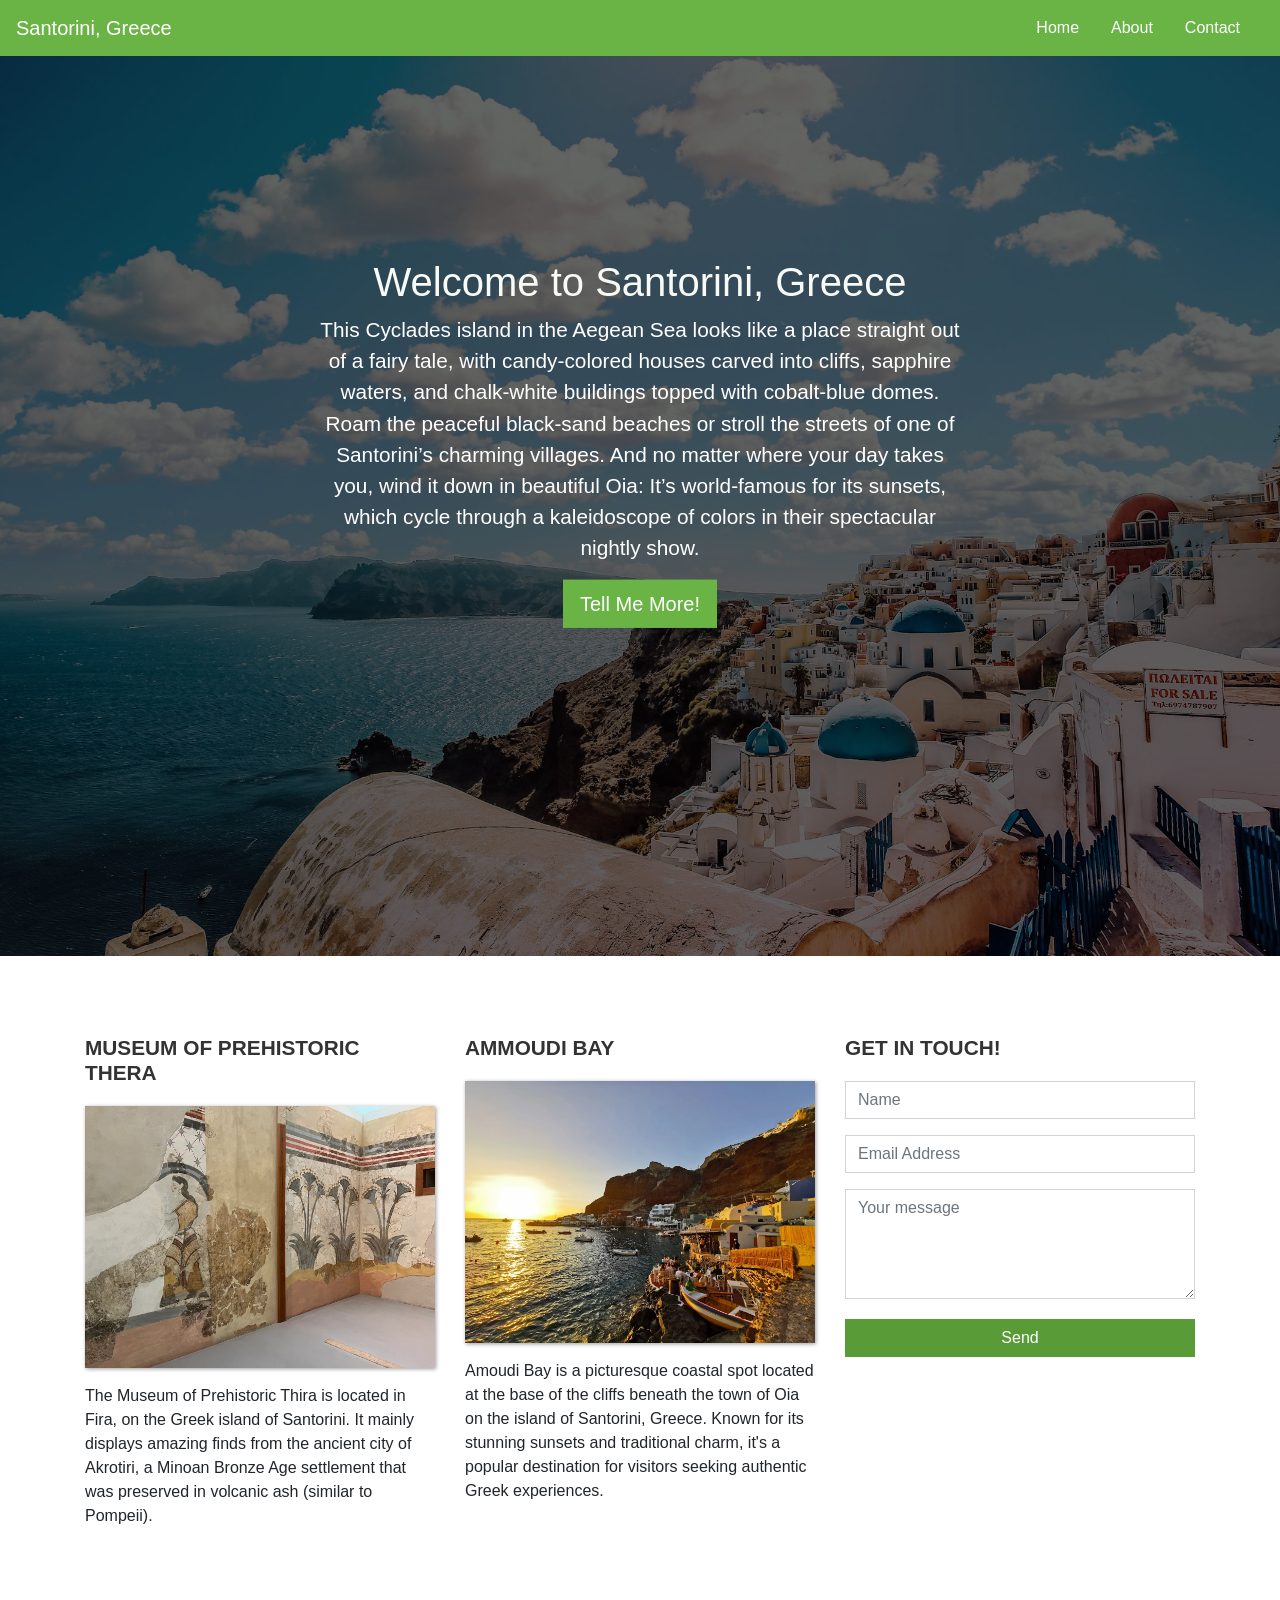
<file: index.html>
<!DOCTYPE html>
<html lang="en">
<head>

    <title>Bootstrap Tutorial Sample Page</title>
    <meta charset="utf-8">
    <meta name="viewport" content="width=device-width, initial-scale=1">
    <link rel="stylesheet" type="text/css" href="main.css">
    <link rel="stylesheet" href="https://cdn.jsdelivr.net/npm/bootstrap@4.5.3/dist/css/bootstrap.min.css"
    integrity="sha384-TX8t27EcRE3e/ihU7zmQxVncDAy5uIKz4rEkgIXeMed4M0jlfIDPvg6uqKI2xXr2" crossorigin="anonymous">
</head>

<body>

  <nav class="navbar navbar-expand-md">
    <a class="navbar-brand" href="https://www.visitgreece.gr/islands/cyclades/santorini/">Santorini, Greece</a>
    <button class="navbar-toggler navbar-dark" type="button" data-toggle="collapse" data-target="#main-navigation">
        <span class="navbar-toggler-icon"></span>
    </button>
    <div class="collapse navbar-collapse" id="main-navigation">
        <ul class="navbar-nav">
            <li class="nav-item">
                <a class="nav-link" href="#home-section">Home</a>
            </li>
            <li class="nav-item">
                <a class="nav-link" href="#about-section">About</a>
            </li>
            <li class="nav-item">
                <a class="nav-link" href="#get-in-touch">Contact</a>
            </li>
        </ul>
    </div>
</nav>

<header class="page-header header container-fluid">
  <div class="overlay" id="home-section"></div>
  <div class="description" >
    <h1>Welcome to Santorini, Greece</h1>
    <p>This Cyclades island in the Aegean Sea looks like a place straight out of a fairy tale,
      with candy-colored houses carved into cliffs, sapphire waters, and chalk-white buildings topped with
      cobalt-blue domes. Roam the peaceful black-sand beaches or stroll the streets of one of
      Santorini’s charming villages. And no matter where your day takes you,
      wind it down in beautiful Oia: It’s world-famous for its sunsets, which cycle through a kaleidoscope
      of colors in their spectacular nightly show.</p>
      <a href="https://youtu.be/4zAEDLwl9HI?feature=shared" target="_blank">
           <button class="btn btn-outline-secondary btn-lg">Tell Me More!</button>
         </a>
</div>
</header>

<div class="container features" id="about-section">
    <div class="row">

        <div class="col-lg-4 col-md-4 col-sm-12">
            <h3 class="feature-title">Museum of Prehistoric Thera</h3>
            <img src="greece1.webp" class="img-fluid">
            <p>The Museum of Prehistoric Thira is located in Fira, on the Greek island of Santorini.
              It mainly displays amazing finds from the ancient city of Akrotiri,
              a Minoan Bronze Age settlement that was preserved in volcanic ash (similar to Pompeii).</p>
        </div>

        <div class="col-lg-4 col-md-4 col-sm-12">
            <h3 class="feature-title">Ammoudi Bay</h3>
            <img src="greece2.webp" class="img-fluid">
            <p>​Amoudi Bay is a picturesque coastal spot located at the base of the cliffs beneath the town
              of Oia on the island of Santorini, Greece. Known for its stunning sunsets
              and traditional charm, it's a popular destination for visitors seeking authentic Greek experiences.​</p>
        </div>

        <div class="col-lg-4 col-md-4 col-sm-12" id="get-in-touch">

            <h3 class="feature-title">Get in Touch!</h3>
            <div class="form-group">
                <input type="text" class="form-control" placeholder="Name" name="">
            </div>
            <div class="form-group">
                <input type="email" class="form-control" placeholder="Email Address" name="email">
            </div>
            <div class="form-group">
                <textarea class="form-control" rows="4" placeholder="Your message"></textarea>
            </div>
            <input type="submit" class="btn btn-secondary btn-block" value="Send" name="">
        </div>

    </div>
</div>


    <script src="https://code.jquery.com/jquery-3.5.1.min.js"
    integrity="sha256-9/aliU8dGd2tb6OSsuzixeV4y/faTqgFtohetphbbj0=" crossorigin="anonymous"></script>


     <script src="https://cdn.jsdelivr.net/npm/bootstrap@4.5.3/dist/js/bootstrap.min.js"
     integrity="sha384-w1Q4orYjBQndcko6MimVbzY0tgp4pWB4lZ7lr30WKz0vr/aWKhXdBNmNb5D92v7s" crossorigin="anonymous"></script>

<script src="main.js"></script>
</body>
</html>
</file>
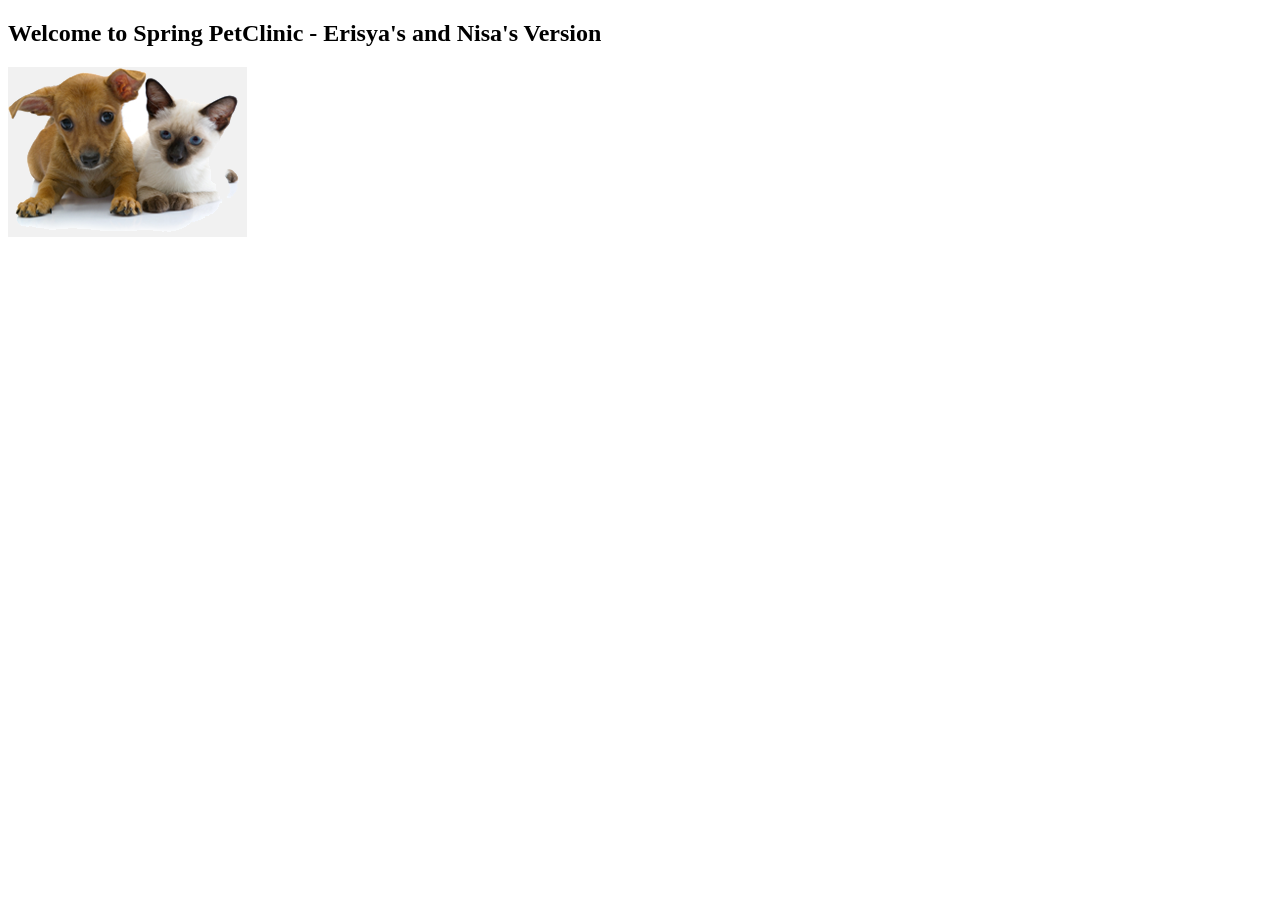
<file: Downloads/spring-petclinic-main (2)/spring-petclinic-main/src/main/resources/templates/welcome.html>
<!DOCTYPE html>

<html xmlns:th="https://www.thymeleaf.org" th:replace="~{fragments/layout :: layout (~{::body},'home')}">

<body>

  <h2 th:text="#{welcome}">Welcome to Spring PetClinic - Erisya's and Nisa's Version</h2>
  <div class="row">
    <div class="col-md-12">
      <img class="img-responsive" src="../static/resources/images/pets.png" th:src="@{/resources/images/pets.png}" />
    </div>
  </div>

</body>

</html>
</file>
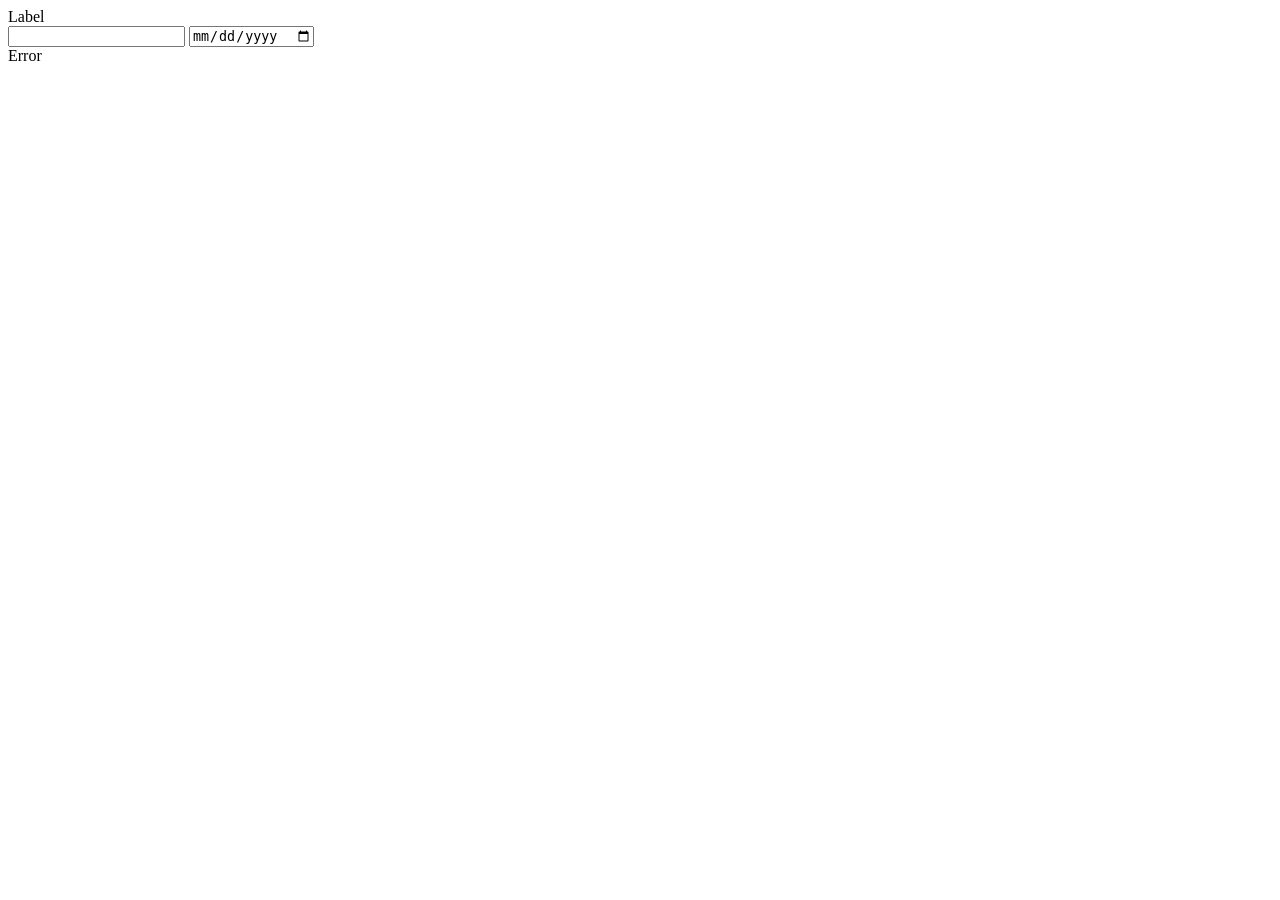
<file: Downloads/spring-petclinic-main (2)/spring-petclinic-main/src/main/resources/templates/fragments/inputField.html>
<!DOCTYPE html>

<html xmlns:th="https://www.thymeleaf.org">

<body>
  <form>
    <th:block th:fragment="input (label, name, type)">
      <div th:with="valid=${!#fields.hasErrors(name)}" th:class="${'form-group' + (valid ? '' : ' has-error')}"
        class="form-group">
        <label th:for="${name}" class="col-sm-2 control-label" th:text="${label}">Label</label>
        <div class="col-sm-10">
          <div th:switch="${type}">
            <input th:case="'text'" class="form-control" type="text" th:field="*{__${name}__}" />
            <input th:case="'date'" class="form-control" type="date" th:field="*{__${name}__}" />
          </div>
          <span th:if="${valid}" class="fa fa-ok form-control-feedback" aria-hidden="true"></span>
          <th:block th:if="${!valid}">
            <span class="fa fa-remove form-control-feedback" aria-hidden="true"></span>
            <span class="help-inline" th:errors="*{__${name}__}" th:text="#{error}">Error</span>
          </th:block>
        </div>
      </div>
    </th:block>
  </form>
</body>

</html>
</file>
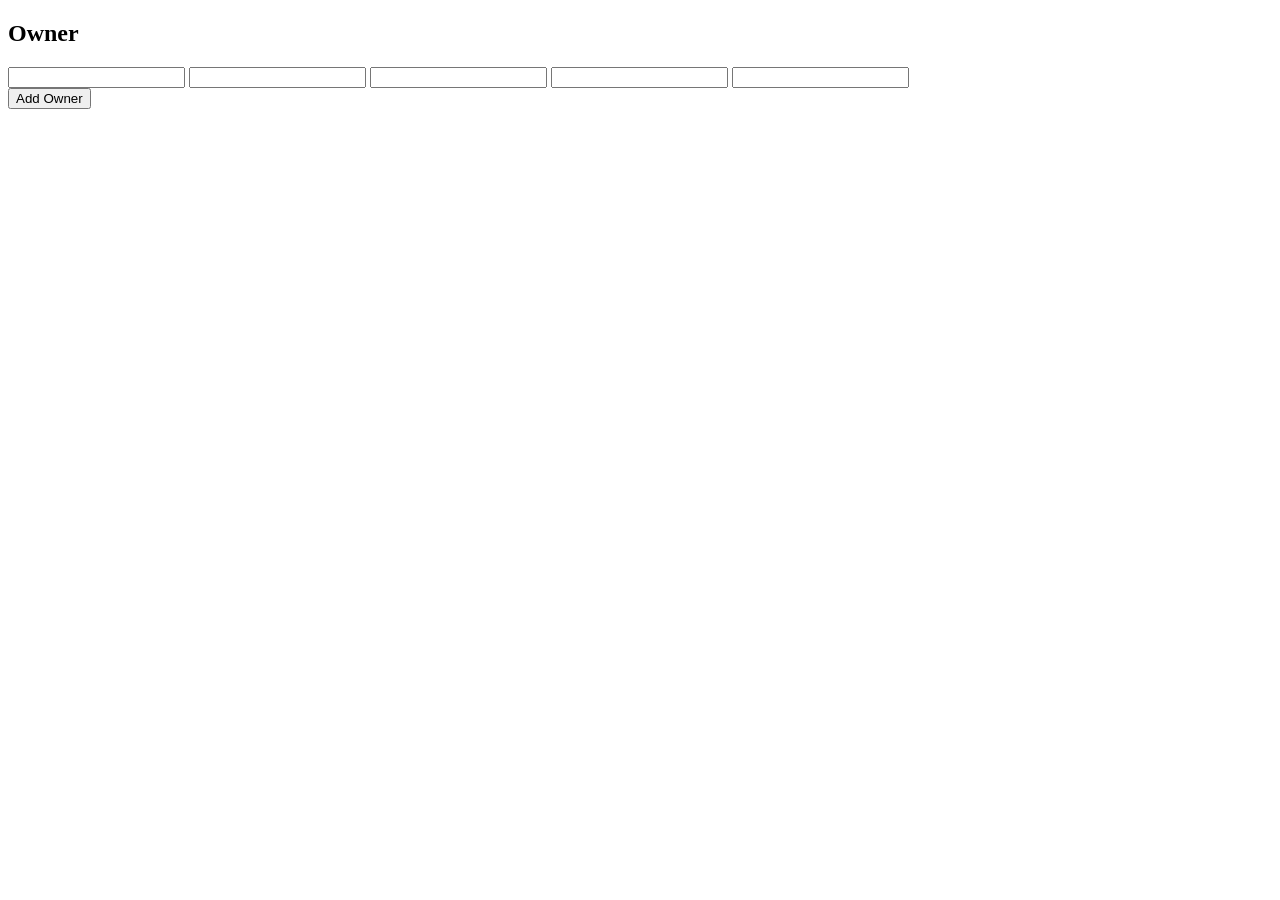
<file: Downloads/spring-petclinic-main (2)/spring-petclinic-main/src/main/resources/templates/owners/createOrUpdateOwnerForm.html>
<!DOCTYPE html>

<html xmlns:th="https://www.thymeleaf.org" th:replace="~{fragments/layout :: layout (~{::body},'owners')}">

<body>

  <h2 th:text="#{owner}">Owner</h2>
  <form th:object="${owner}" class="form-horizontal" id="add-owner-form" method="post">
    <div class="form-group has-feedback">
      <input th:replace="~{fragments/inputField :: input (#{firstName}, 'firstName', 'text')}" />
      <input th:replace="~{fragments/inputField :: input (#{lastName}, 'lastName', 'text')}" />
      <input th:replace="~{fragments/inputField :: input (#{address}, 'address', 'text')}" />
      <input th:replace="~{fragments/inputField :: input (#{city}, 'city', 'text')}" />
      <input th:replace="~{fragments/inputField :: input (#{telephone}, 'telephone', 'text')}" />
    </div>
    <div class="form-group">
      <div class="col-sm-offset-2 col-sm-10">
        <button th:with="text=${owner['new']} ? #{addOwner} : #{updateOwner}" class="btn btn-primary" type="submit"
          th:text="${text}">Add Owner</button>
      </div>
    </div>
  </form>
</body>

</html>
</file>
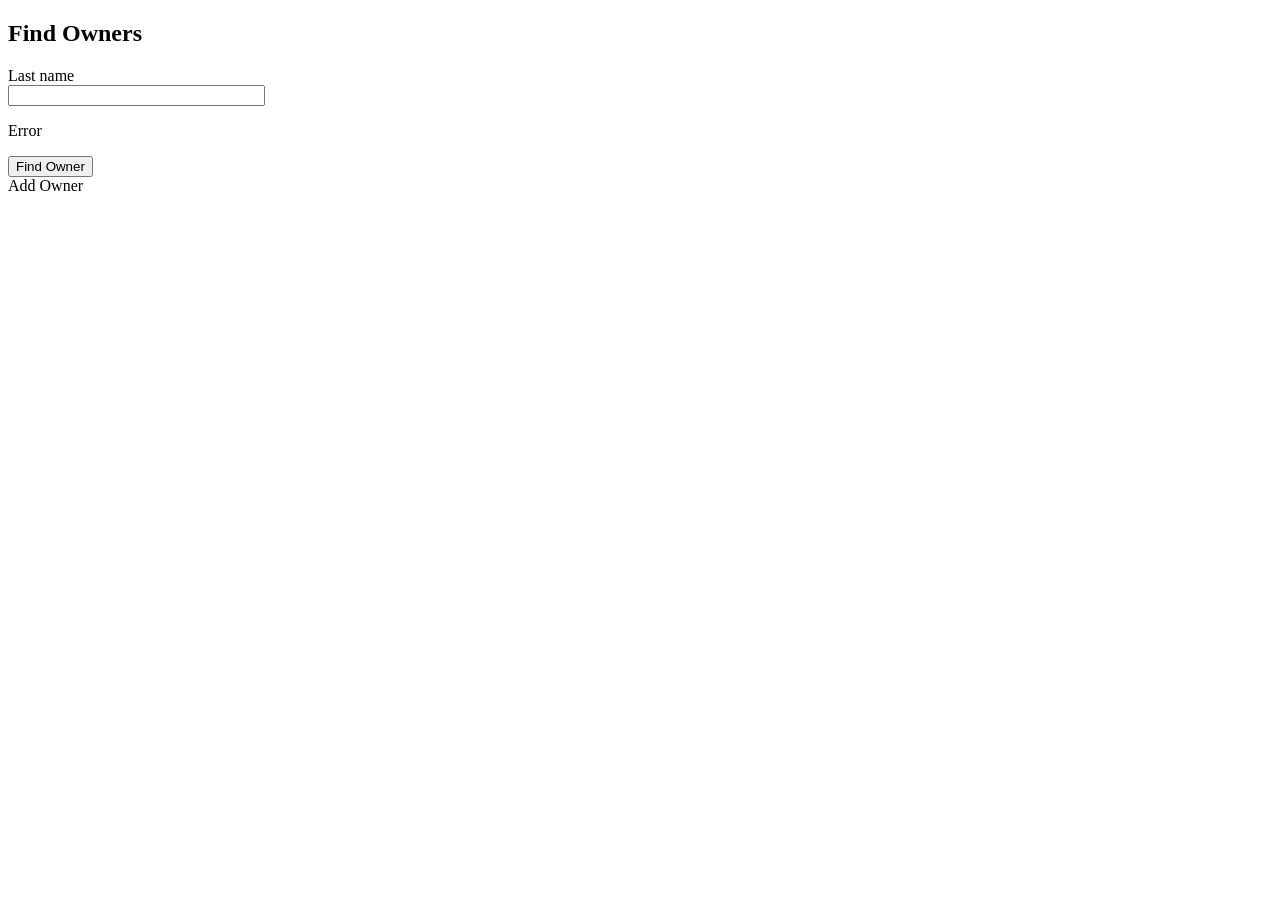
<file: Downloads/spring-petclinic-main (2)/spring-petclinic-main/src/main/resources/templates/owners/findOwners.html>
<!DOCTYPE html>

<html xmlns:th="https://www.thymeleaf.org" th:replace="~{fragments/layout :: layout (~{::body},'owners')}">

<body>

  <h2 th:text="#{findOwners}">Find Owners</h2>

  <form th:object="${owner}" th:action="@{/owners}" method="get" class="form-horizontal" id="search-owner-form">
    <div class="form-group">
      <div class="control-group" id="lastNameGroup">
        <label class="col-sm-2 control-label" th:text="#{lastName}">Last name </label>
        <div class="col-sm-10">
          <input class="form-control" th:field="*{lastName}" size="30" maxlength="80" />
          <span class="help-inline">
            <div th:if="${#fields.hasAnyErrors()}">
              <p th:each="err : ${#fields.allErrors()}" th:text="${err}">Error</p>
            </div>
          </span>
        </div>
      </div>
    </div>
    <div class="form-group">
      <div class="col-sm-offset-2 col-sm-10">
        <button type="submit" class="btn btn-primary" th:text="#{findOwner}">Find Owner</button>
      </div>
    </div>

    <a class="btn btn-primary" th:href="@{/owners/new}" th:text="#{addOwner}">Add Owner</a>

  </form>

</body>

</html>
</file>
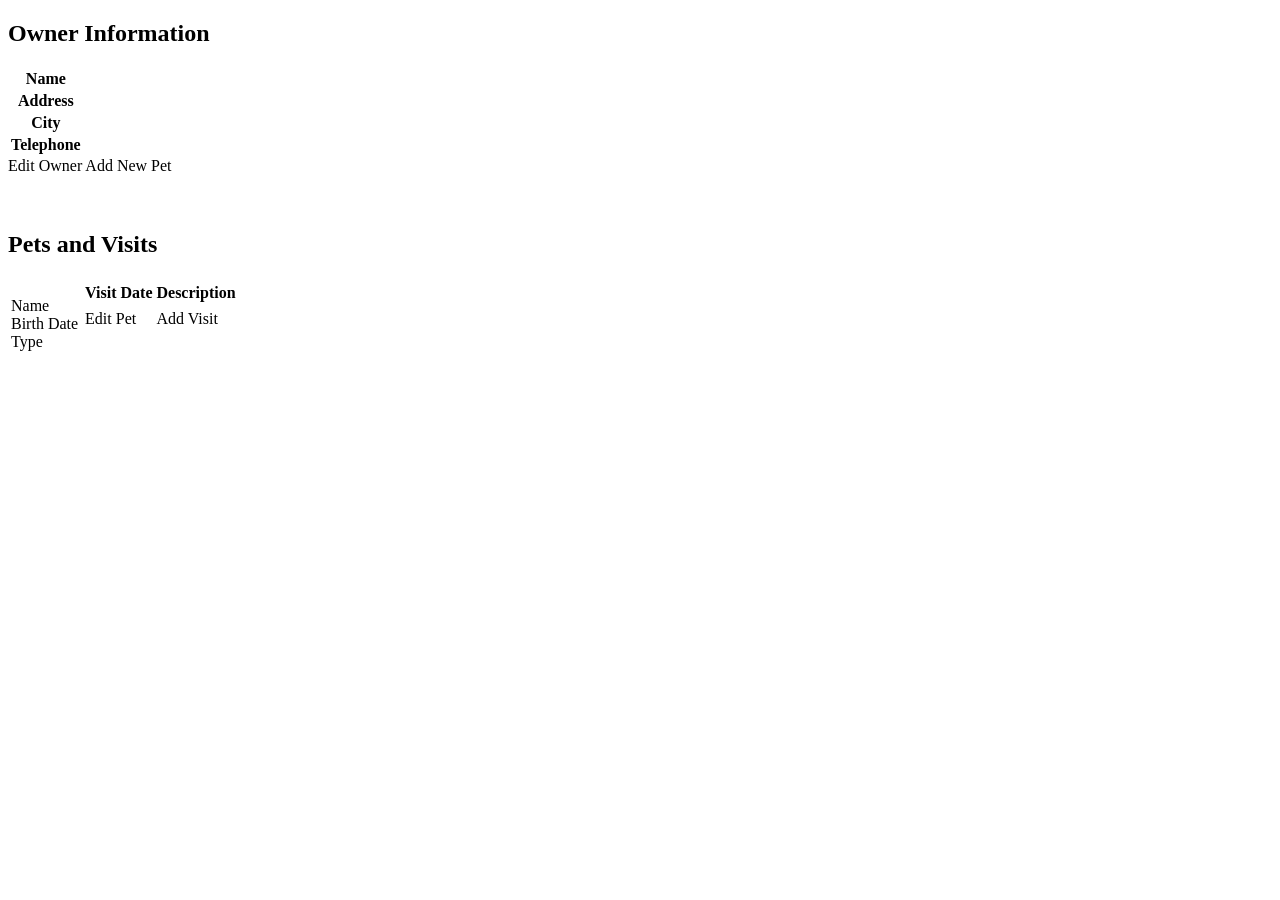
<file: Downloads/spring-petclinic-main (2)/spring-petclinic-main/src/main/resources/templates/owners/ownerDetails.html>
<!DOCTYPE html>

<html xmlns:th="https://www.thymeleaf.org" th:replace="~{fragments/layout :: layout (~{::body},'owners')}">

<body>

  <h2 th:text="#{ownerInformation}">Owner Information</h2>

  <div th:if="${message}" class="alert alert-success" id="success-message">
    <span th:text="${message}"></span>
  </div>

  <div th:if="${error}" class="alert alert-danger" id="error-message">
    <span th:text="${error}"></span>
  </div>

  <table class="table table-striped" th:object="${owner}">
    <tr>
      <th th:text="#{name}">Name</th>
      <td><b th:text="*{firstName + ' ' + lastName}"></b></td>
    </tr>
    <tr>
      <th th:text="#{address}">Address</th>
      <td th:text="*{address}"></td>
    </tr>
    <tr>
      <th th:text="#{city}">City</th>
      <td th:text="*{city}"></td>
    </tr>
    <tr>
      <th th:text="#{telephone}">Telephone</th>
      <td th:text="*{telephone}"></td>
    </tr>
  </table>

  <a th:href="@{__${owner.id}__/edit}" class="btn btn-primary" th:text="#{editOwner}">Edit
    Owner</a>
  <a th:href="@{__${owner.id}__/pets/new}" class="btn btn-primary" th:text="#{addNewPet}">Add
    New Pet</a>

  <br />
  <br />
  <br />
  <h2 th:text="#{petsAndVisits}">Pets and Visits</h2>

  <table class="table table-striped">

    <tr th:each="pet : ${owner.pets}">
      <td valign="top">
        <dl class="dl-horizontal">
          <dt th:text="#{name}">Name</dt>
          <dd th:text="${pet.name}"></dd>
          <dt th:text="#{birthDate}">Birth Date</dt>
          <dd th:text="${#temporals.format(pet.birthDate, 'yyyy-MM-dd')}"></dd>
          <dt th:text="#{type}">Type</dt>
          <dd th:text="${pet.type}"></dd>
        </dl>
      </td>
      <td valign="top">
        <table class="table-condensed">
          <thead>
            <tr>
              <th th:text="#{visitDate}">Visit Date</th>
              <th th:text="#{description}">Description</th>
            </tr>
          </thead>
          <tr th:each="visit : ${pet.visits}">
            <td th:text="${#temporals.format(visit.date, 'yyyy-MM-dd')}"></td>
            <td th:text="${visit?.description}"></td>
          </tr>
          <tr>
            <td><a th:href="@{__${owner.id}__/pets/__${pet.id}__/edit}" th:text="#{editPet}">Edit Pet</a></td>
            <td><a th:href="@{__${owner.id}__/pets/__${pet.id}__/visits/new}" th:text="#{addVisit}">Add Visit</a></td>
          </tr>
        </table>
      </td>
    </tr>

  </table>
  <script>
    // Function to hide the success and error messages after 3 seconds
    function hideMessages() {
      setTimeout(function () {
        document.getElementById("success-message").style.display = "none";
        document.getElementById("error-message").style.display = "none";
      }, 3000); // 3000 milliseconds (3 seconds)
    }

    // Call the function to hide messages
    hideMessages();
  </script>

</body>


</html>
</file>
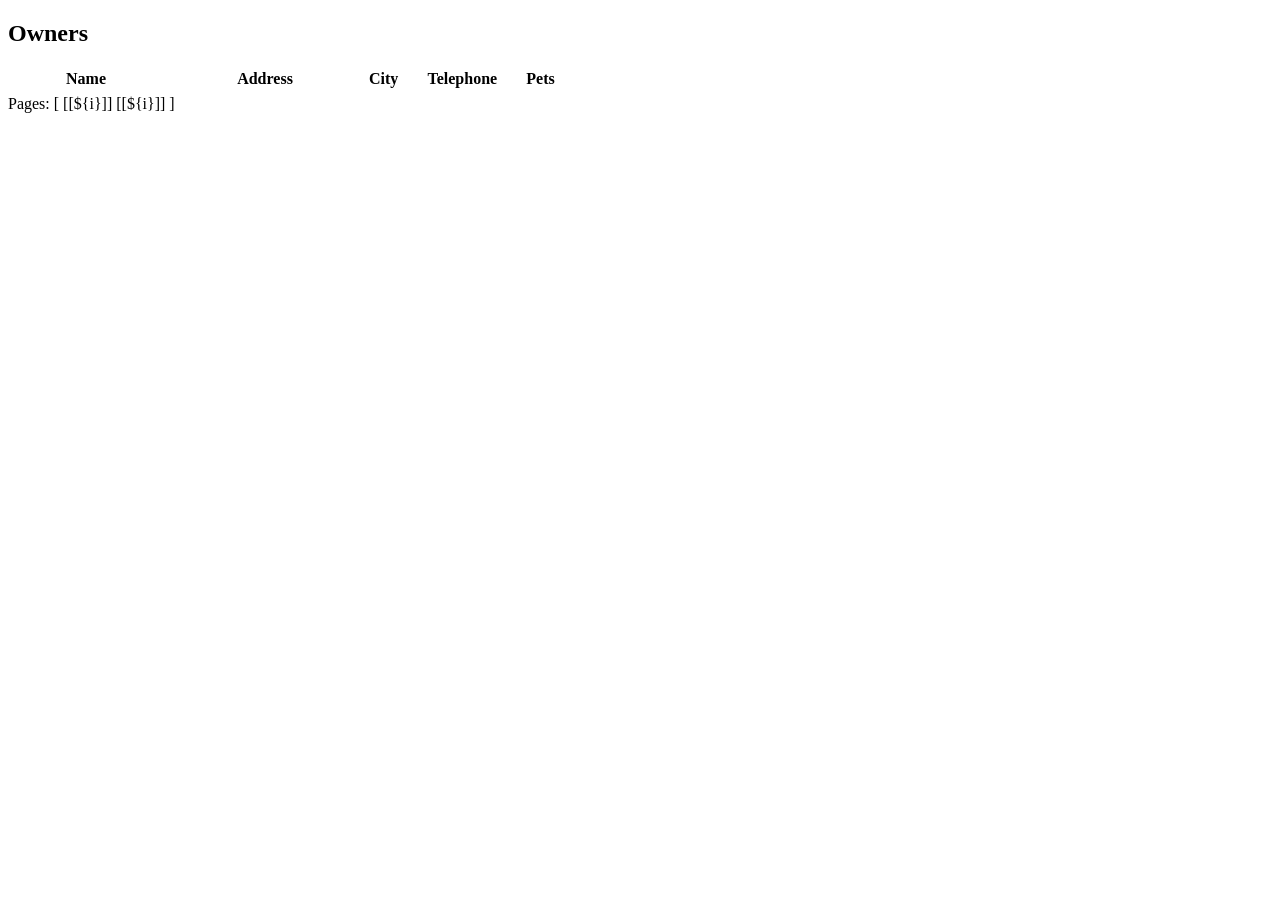
<file: Downloads/spring-petclinic-main (2)/spring-petclinic-main/src/main/resources/templates/owners/ownersList.html>
<!DOCTYPE html>

<html xmlns:th="https://www.thymeleaf.org" th:replace="~{fragments/layout :: layout (~{::body},'owners')}">

<body>

  <h2 th:text="#{owners}">Owners</h2>

  <table id="owners" class="table table-striped">
    <thead>
      <tr>
        <th th:text="#{name}" style="width: 150px;">Name</th>
        <th th:text="#{address}" style="width: 200px;">Address</th>
        <th th:text="#{city}">City</th>
        <th th:text="#{telephone}" style="width: 120px">Telephone</th>
        <th th:text="#{pets}">Pets</th>
      </tr>
    </thead>
    <tbody>
      <tr th:each="owner : ${listOwners}">
        <td>
          <a th:href="@{/owners/__${owner.id}__}" th:text="${owner.firstName + ' ' + owner.lastName}" /></a>
        </td>
        <td th:text="${owner.address}" />
        <td th:text="${owner.city}" />
        <td th:text="${owner.telephone}" />
        <td><span th:text="${#strings.listJoin(owner.pets, ', ')}" /></td>
      </tr>
    </tbody>
  </table>
  <div th:if="${totalPages > 1}">
    <span th:text="#{pages}">Pages:</span>
    <span>[</span>
    <span th:each="i: ${#numbers.sequence(1, totalPages)}">
      <a th:if="${currentPage != i}" th:href="@{'/owners?page=' + ${i}}">[[${i}]]</a>
      <span th:unless="${currentPage != i}">[[${i}]]</span>
    </span>
    <span>]&nbsp;</span>
    <span>
      <a th:if="${currentPage > 1}" th:href="@{'/owners?page=1'}" th:title="#{first}" class="fa fa-fast-backward"></a>
      <span th:unless="${currentPage > 1}" th:title="#{first}" class="fa fa-fast-backward"></span>
    </span>
    <span>
      <a th:if="${currentPage > 1}" th:href="@{'/owners?page=__${currentPage - 1}__'}" th:title="#{previous}"
        class="fa fa-step-backward"></a>
      <span th:unless="${currentPage > 1}" th:title="#{previous}" class="fa fa-step-backward"></span>
    </span>
    <span>
      <a th:if="${currentPage < totalPages}" th:href="@{'/owners?page=__${currentPage + 1}__'}" th:title="#{next}"
        class="fa fa-step-forward"></a>
      <span th:unless="${currentPage < totalPages}" th:title="#{next}" class="fa fa-step-forward"></span>
    </span>
    <span>
      <a th:if="${currentPage < totalPages}" th:href="@{'/owners?page=__${totalPages}__'}" th:title="#{last}"
        class="fa fa-fast-forward"></a>
      <span th:unless="${currentPage < totalPages}" th:title="#{last}" class="fa fa-fast-forward"></span>
    </span>
  </div>
</body>

</html>
</file>
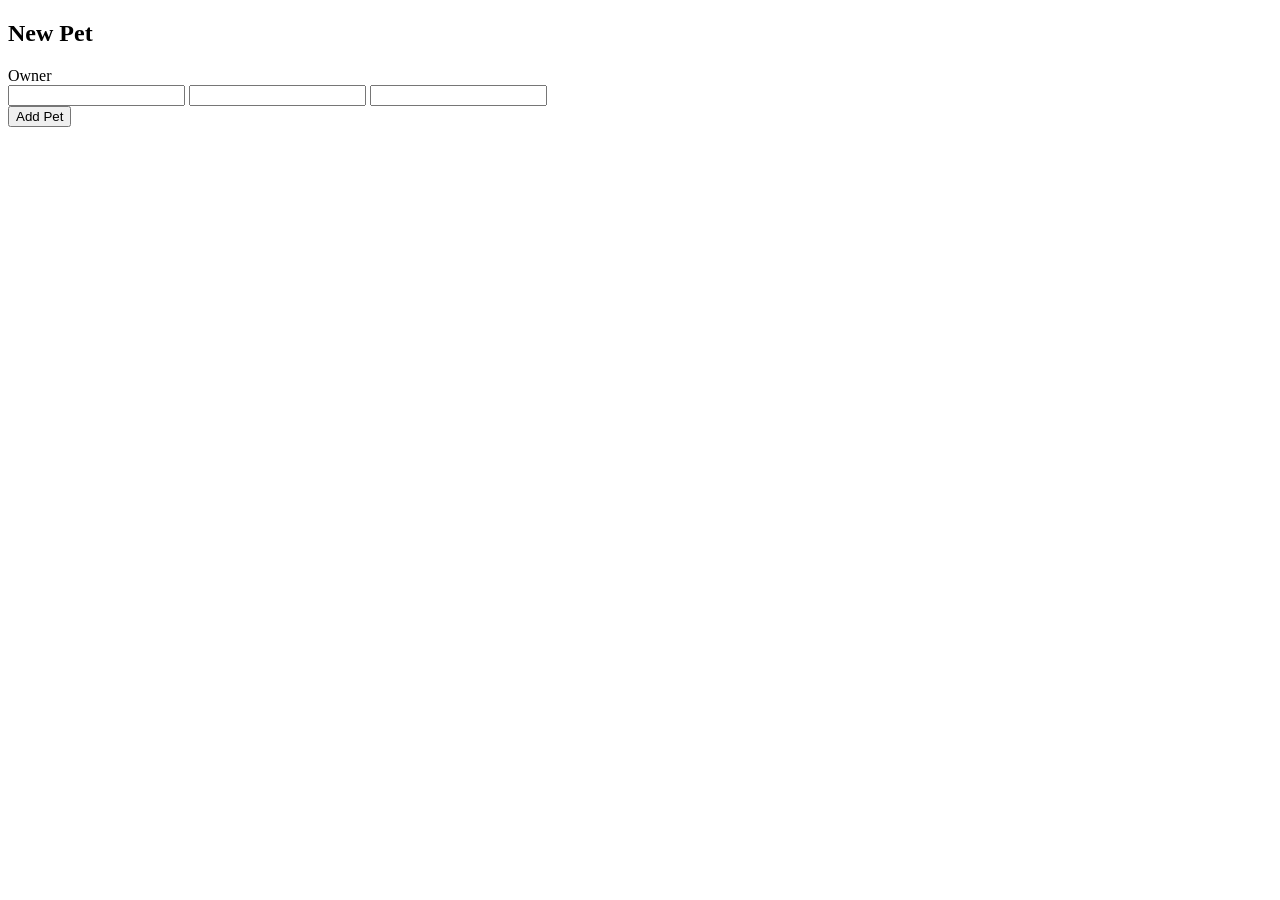
<file: Downloads/spring-petclinic-main (2)/spring-petclinic-main/src/main/resources/templates/pets/createOrUpdatePetForm.html>
<!DOCTYPE html>

<html xmlns:th="https://www.thymeleaf.org" th:replace="~{fragments/layout :: layout (~{::body},'owners')}">

<body>

  <h2>
    <th:block th:if="${pet['new']}" th:text="#{new}">New </th:block>
    <span th:text="#{pet}">Pet</span>
  </h2>
  <form th:object="${pet}" class="form-horizontal" method="post">
    <input type="hidden" name="id" th:value="*{id}" />
    <div class="form-group has-feedback">
      <div class="form-group">
        <label class="col-sm-2 control-label" th:text="#{owner}">Owner</label>
        <div class="col-sm-10">
          <span th:text="${owner?.firstName + ' ' + owner?.lastName}" />
        </div>
      </div>
      <input th:replace="~{fragments/inputField :: input ('Name', 'name', 'text')}" />
      <input th:replace="~{fragments/inputField :: input ('Birth Date', 'birthDate', 'date')}" />
      <input th:replace="~{fragments/selectField :: select ('Type', 'type', ${types})}" />
    </div>
    <div class="form-group">
      <div class="col-sm-offset-2 col-sm-10">
        <button th:with="text=${pet['new']} ? 'Add Pet' : 'Update Pet'" class="btn btn-primary" type="submit"
          th:text="${text}">Add Pet</button>
      </div>
    </div>
  </form>

</body>

</html>
</file>
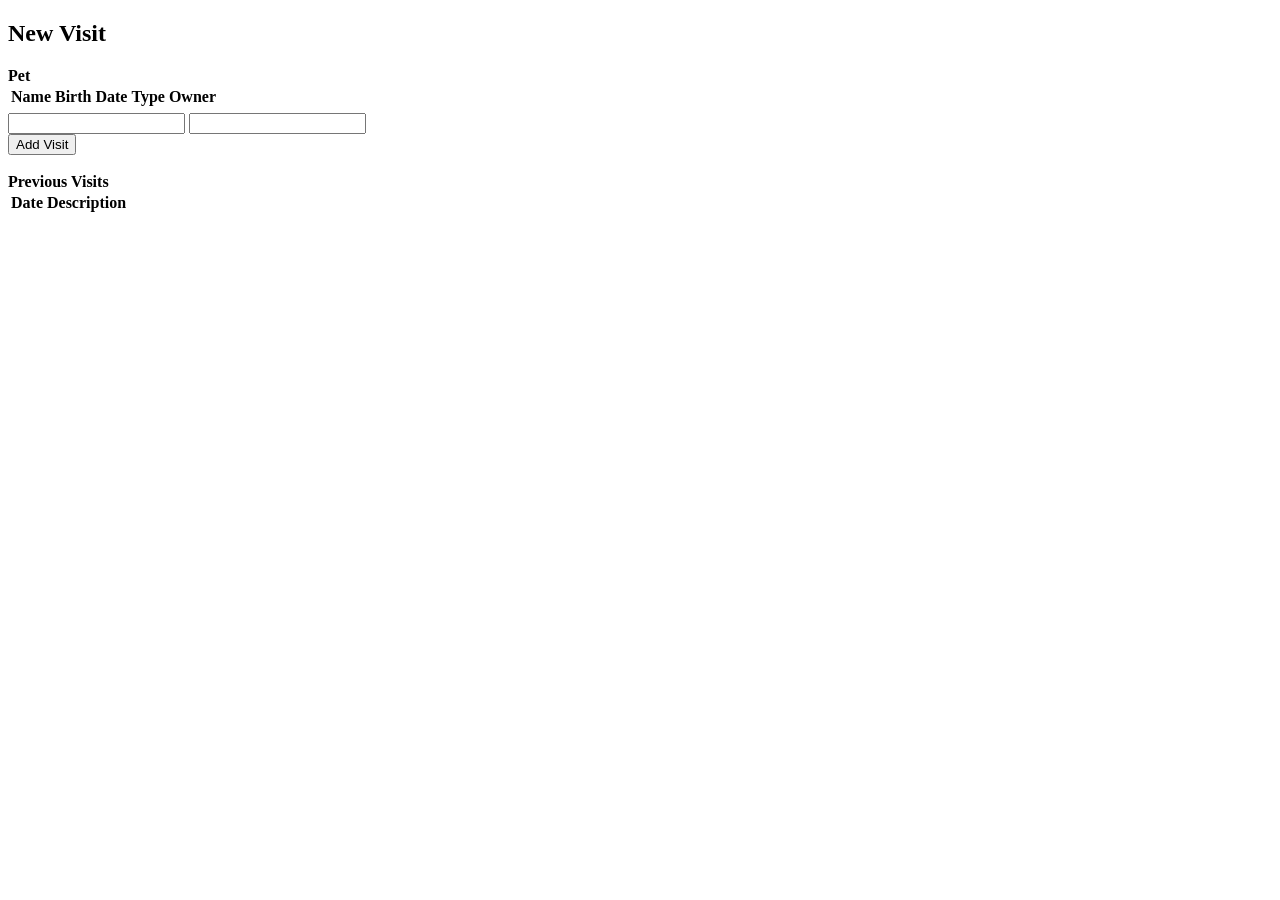
<file: Downloads/spring-petclinic-main (2)/spring-petclinic-main/src/main/resources/templates/pets/createOrUpdateVisitForm.html>
<!DOCTYPE html>

<html xmlns:th="https://www.thymeleaf.org" th:replace="~{fragments/layout :: layout (~{::body},'owners')}">

<body>

  <h2>
    <th:block th:if="${visit['new']}" th:text="#{new}">New </th:block>
    Visit
  </h2>

  <b th:text="#{pet}">Pet</b>
  <table class="table table-striped">
    <thead>
      <tr>
        <th th:text="#{name}">Name</th>
        <th th:text="#{birthDate}">Birth Date</th>
        <th th:text="#{type}">Type</th>
        <th th:text="#{owner}">Owner</th>
      </tr>
    </thead>
    <tr>
      <td th:text="${pet.name}"></td>
      <td th:text="${#temporals.format(pet.birthDate, 'yyyy-MM-dd')}"></td>
      <td th:text="${pet.type}"></td>
      <td th:text="${owner?.firstName + ' ' + owner?.lastName}"></td>
    </tr>
  </table>

  <form th:object="${visit}" class="form-horizontal" method="post">
    <div class="form-group has-feedback">
      <input th:replace="~{fragments/inputField :: input ('Date', 'date', 'date')}" />
      <input th:replace="~{fragments/inputField :: input ('Description', 'description', 'text')}" />
    </div>

    <div class="form-group">
      <div class="col-sm-offset-2 col-sm-10">
        <input type="hidden" name="petId" th:value="${pet.id}" />
        <button class="btn btn-primary" type="submit" th:text="#{addVisit}">Add Visit</button>
      </div>
    </div>
  </form>

  <br />
  <b th:text="#{previousVisits}">Previous Visits</b>
  <table class="table table-striped">
    <tr>
      <th th:text="#{date}">Date</th>
      <th th:text="#{description}">Description</th>
    </tr>
    <tr th:if="${!visit['new']}" th:each="visit : ${pet.visits}">
      <td th:text="${#temporals.format(visit.date, 'yyyy-MM-dd')}"></td>
      <td th:text=" ${visit.description}"></td>
    </tr>
  </table>

</body>

</html>
</file>
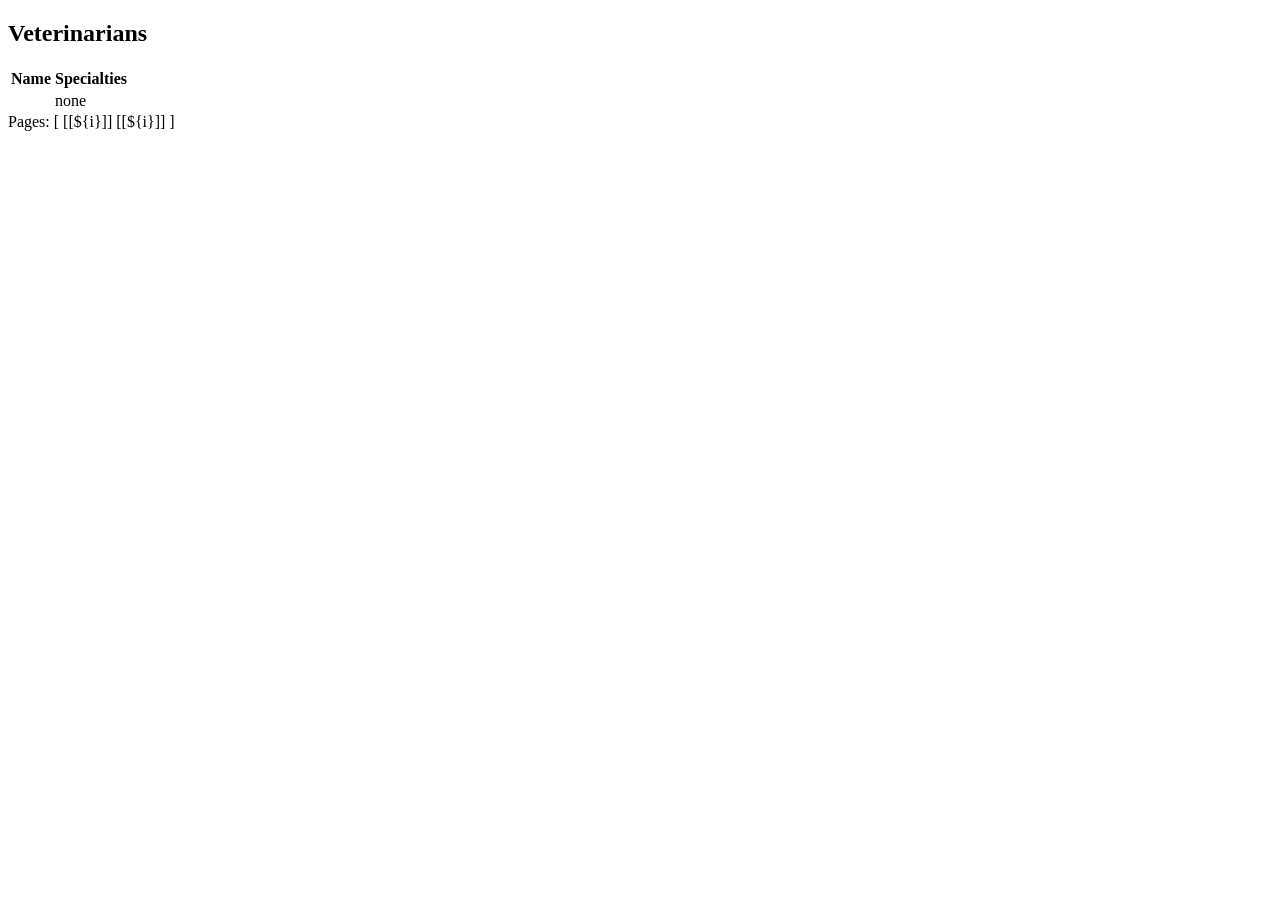
<file: Downloads/spring-petclinic-main (2)/spring-petclinic-main/src/main/resources/templates/vets/vetList.html>
<!DOCTYPE html>

<html xmlns:th="https://www.thymeleaf.org" th:replace="~{fragments/layout :: layout (~{::body},'vets')}">

<body>

  <h2 th:text="#{vets}">Veterinarians</h2>

  <table id="vets" class="table table-striped">
    <thead>
      <tr>
        <th th:text="#{name}">Name</th>
        <th th:text="#{specialties}">Specialties</th>
      </tr>
    </thead>
    <tbody>
      <tr th:each="vet : ${listVets}">
        <td th:text="${vet.firstName + ' ' + vet.lastName}"></td>
        <td>
          <span th:each="specialty : ${vet.specialties}" th:text="${specialty.name + ' '}" /> <span
            th:if="${vet.nrOfSpecialties == 0}" th:text="#{none}">none</span>
        </td>
      </tr>
    </tbody>
  </table>
  <div th:if="${totalPages > 1}">
    <span th:text="#{pages}">Pages:</span>
    <span>[</span>
    <span th:each="i: ${#numbers.sequence(1, totalPages)}">
      <a th:if="${currentPage != i}" th:href="@{'/vets.html?page=__${i}__'}">[[${i}]]</a>
      <span th:unless="${currentPage != i}">[[${i}]]</span>
    </span>
    <span>]&nbsp;</span>
    <span>
      <a th:if="${currentPage > 1}" th:href="@{'/vets.html?page=1'}" th:title="#{first}"
        class="fa fa-fast-backward"></a>
      <span th:unless="${currentPage > 1}" th:title="#{first}" class="fa fa-fast-backward"></span>
    </span>
    <span>
      <a th:if="${currentPage > 1}" th:href="@{'/vets.html?page=__${currentPage - 1}__'}" th:title="#{previous}"
        class="fa fa-step-backward"></a>
      <span th:unless="${currentPage > 1}" th:title="#{previous}" class="fa fa-step-backward"></span>
    </span>
    <span>
      <a th:if="${currentPage < totalPages}" th:href="@{'/vets.html?page=__${currentPage + 1}__'}" th:title="#{next}"
        class="fa fa-step-forward"></a>
      <span th:unless="${currentPage < totalPages}" th:title="#{next}" class="fa fa-step-forward"></span>
    </span>
    <span>
      <a th:if="${currentPage < totalPages}" th:href="@{'/vets.html?page=__${totalPages}__'}" th:title="#{last}"
        class="fa fa-fast-forward"></a>
      <span th:unless="${currentPage < totalPages}" th:title="#{last}" class="fa fa-fast-forward"></span>
    </span>
  </div>
</body>

</html>
</file>
<file: main.css>
body {
    padding: 0;
    margin: 0;
    background-color:#f2f6e9;
}

.navbar {
    background:#6ab446;
}

.nav-link,
.navbar-brand {
    color: #fff;
    cursor: pointer;
}

.nav-link {
    margin-right: 1em !important;
}

.nav-link:hover {
    color: #000;
}

.navbar-collapse {
    justify-content: flex-end;
}

.header {
    		background-image: url('background.jpeg');
    		background-size: cover;
    		background-position: center;
    		position: relative;
	}

  .overlay {
    position: absolute;
    min-height: 100%;
    min-width: 100%;
    left: 0;
    top: 0;
    background: rgba(0, 0, 0, 0.6);
}

.description {
    left: 50%;
    position: absolute;
    top: 45%;
    transform: translate(-50%, -55%);
    text-align: center;
}

.description h1 {
    color: #f8faf5;
}

.description p {
    color: #fff;
    font-size: 1.3rem;
    line-height: 1.5;
}

.description button {
    border:1px solid #6ab446;
    background:#6ab446;
    border-radius: 0;
    color:#fff;
}

.description button:hover {
    border:1px solid #fff;
    background:#fff;
    color:#000;
}

.features {
    margin: 4em auto;
    padding: 1em;
    position: relative;
}

.feature-title {
    color: #333;
    font-size: 1.3rem;
    font-weight: 700;
    margin-bottom: 20px;
    text-transform: uppercase;
}

.features img {
    -webkit-box-shadow: 1px 1px 4px rgba(0, 0, 0, 0.4);
    -moz-box-shadow: 1px 1px 4px rgba(0, 0, 0, 0.4);
    box-shadow: 1px 1px 4px rgba(0, 0, 0, 0.4);
    margin-bottom: 16px;
}

.features .form-control,
.features input {
    border-radius: 0;
}

.features .btn {
    background-color: #589b37;
    border: 1px solid #589b37;
    color: #fff;
    margin-top: 20px;
}

.features .btn:hover {
    background-color: #333;
    border: 1px solid #333;
}
</file>
